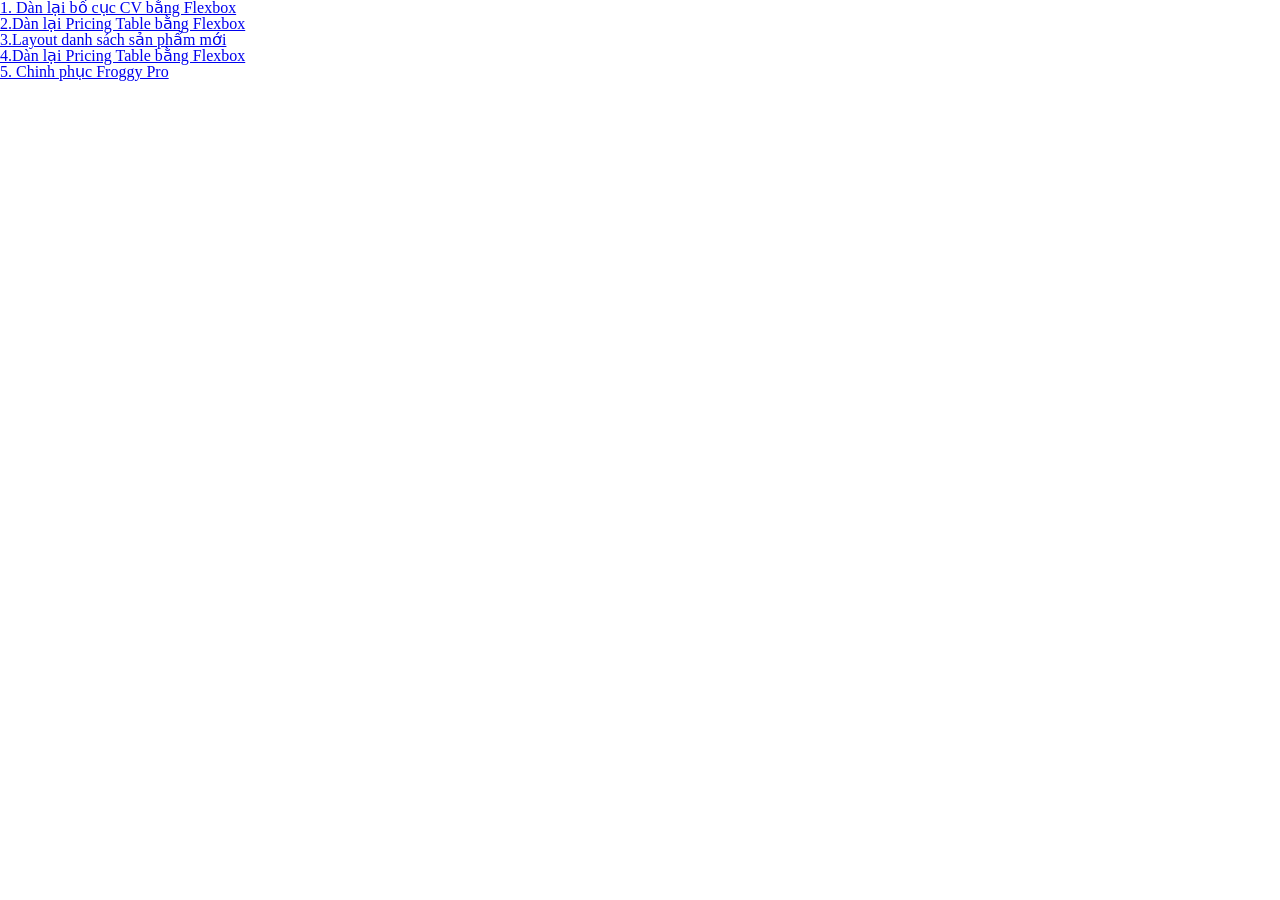
<file: index.html>
<!doctype html>
<html lang="vi">
    <head>
        <meta charset="UTF-8" />
        <meta name="viewport" content="width=device-width, initial-scale=1.0" />
        <link rel="stylesheet" href="./CSS/reset.css" />
        <title>f8-zoom-day-6</title>
    </head>
    <body>
        <a href="./cv-flex.html" target="_blank"
            >1. Dàn lại bố cục CV bằng Flexbox</a
        >
        <br />
        <a href="./pricing-table.html" target="_blank"
            >2.Dàn lại Pricing Table bằng Flexbox</a
        >
        <br />
        <a href="./product-list.html" target="_blank"
            >3.Layout danh sách sản phẩm mới</a
        >
        <br />
        <a href="./register-layout.html" target="_blank"
            >4.Dàn lại Pricing Table bằng Flexbox</a
        >
        <br />
        <a href="./froggy.html" target="_blank">5. Chinh phục Froggy Pro</a>
    </body>
</html>
</file>
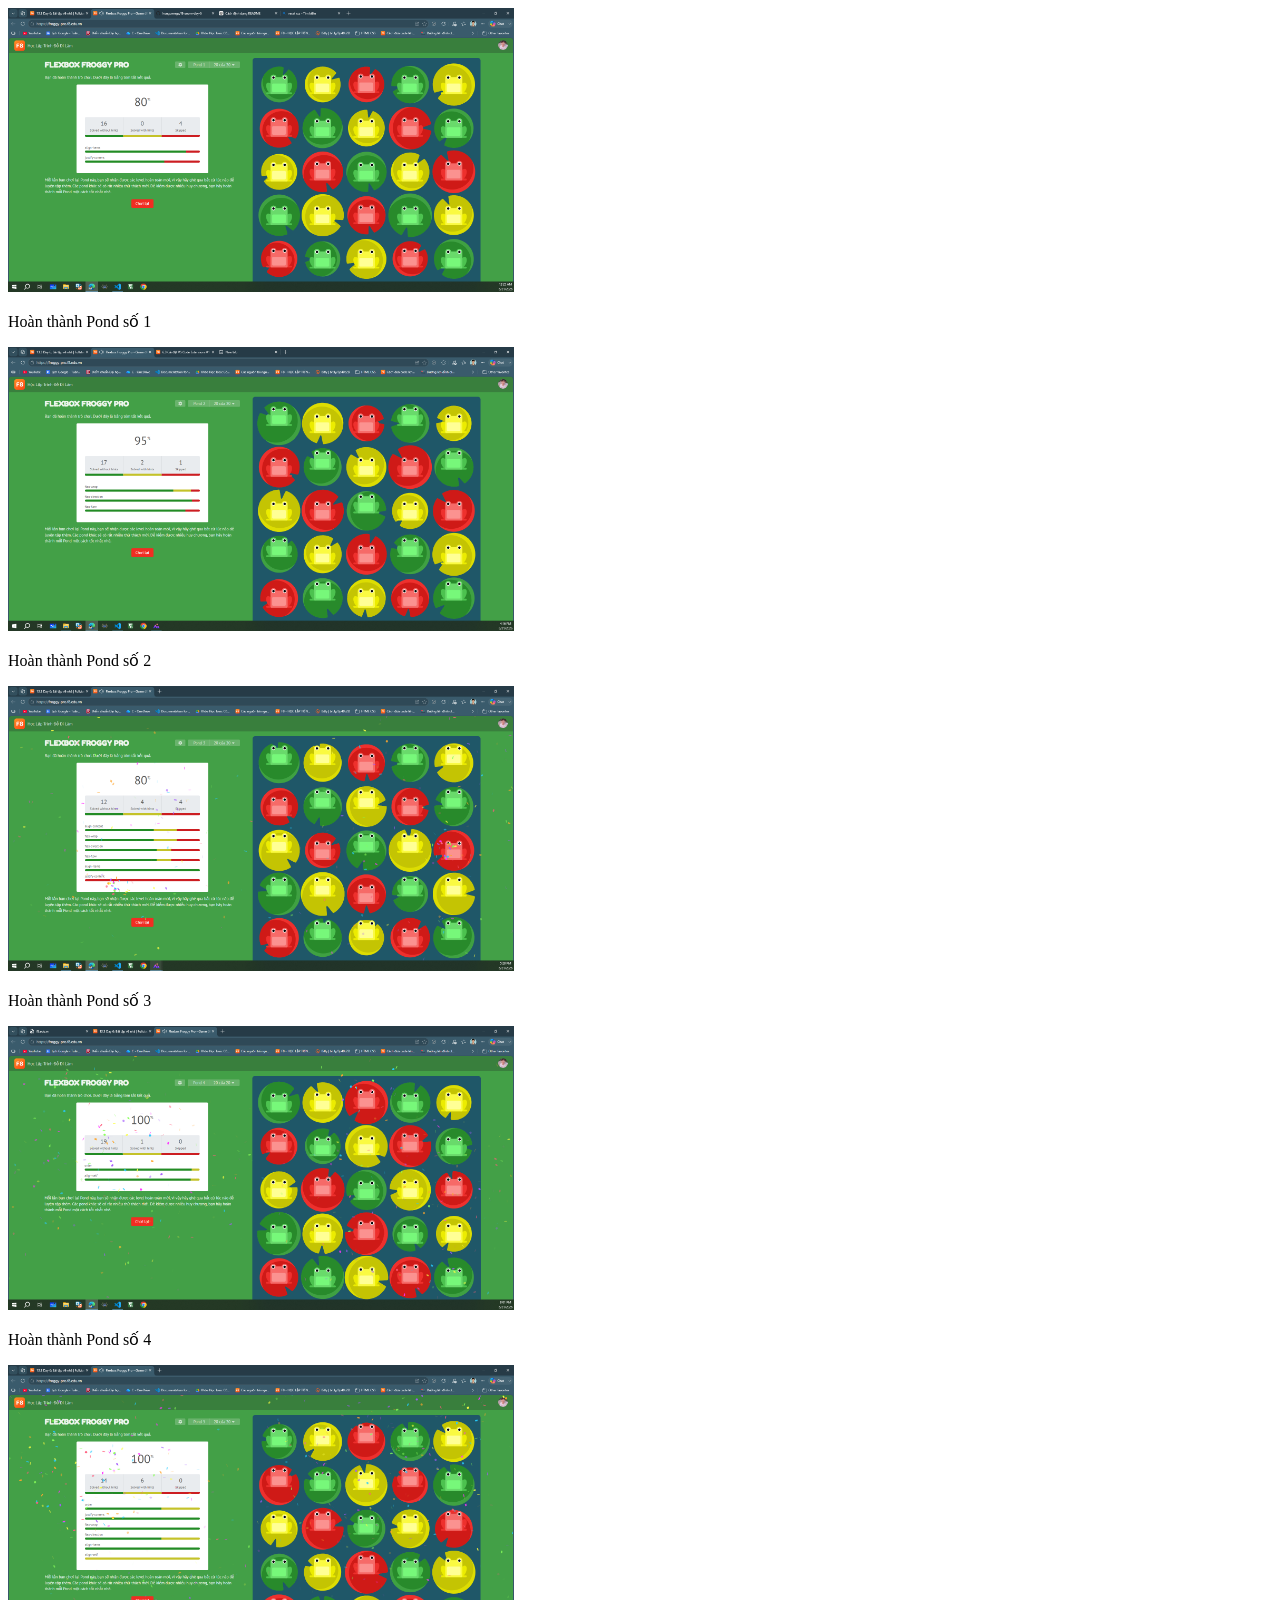
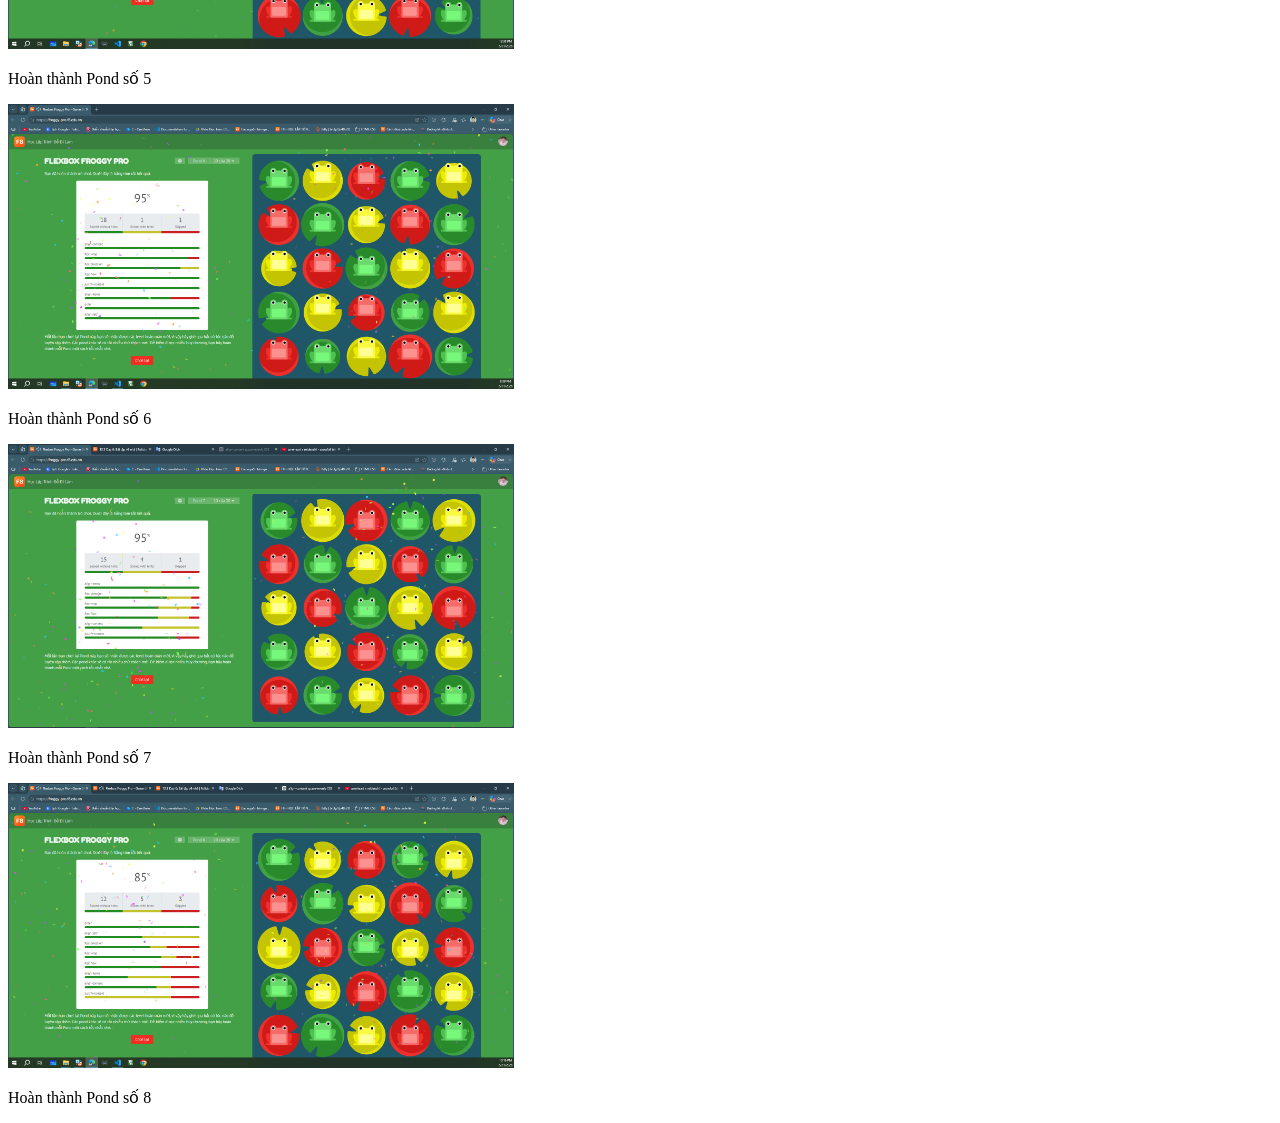
<file: froggy.html>
<!doctype html>
<html lang="vi">
    <head>
        <meta charset="UTF-8" />
        <meta name="viewport" content="width=device-width, initial-scale=1.0" />
        <title>Document</title>
    </head>
    <body>
        <img src="./img/anh1.png" style="width: 40%" alt="Pond 1" />
        <p>Hoàn thành Pond số 1</p>
        <img src="./img/anh2.png" style="width: 40%" alt="Pond 2" />
        <p>Hoàn thành Pond số 2</p>
        <img src="./img/anh3.png" style="width: 40%" alt="Pond 3" />
        <p>Hoàn thành Pond số 3</p>
        <img src="./img/anh4.png" style="width: 40%" alt="Pond 4" />
        <p>Hoàn thành Pond số 4</p>
        <img src="./img/anh5.png" style="width: 40%" alt="Pond 5" />
        <p>Hoàn thành Pond số 5</p>
        <img src="./img/anh6.png" style="width: 40%" alt="Pond 6" />
        <p>Hoàn thành Pond số 6</p>
        <img src="./img/anh7.png" style="width: 40%" alt="Pond 7" />
        <p>Hoàn thành Pond số 7</p>
        <img src="./img/anh8.png" style="width: 40%" alt="Pond 8" />
        <p>Hoàn thành Pond số 8</p>
    </body>
</html>
</file>
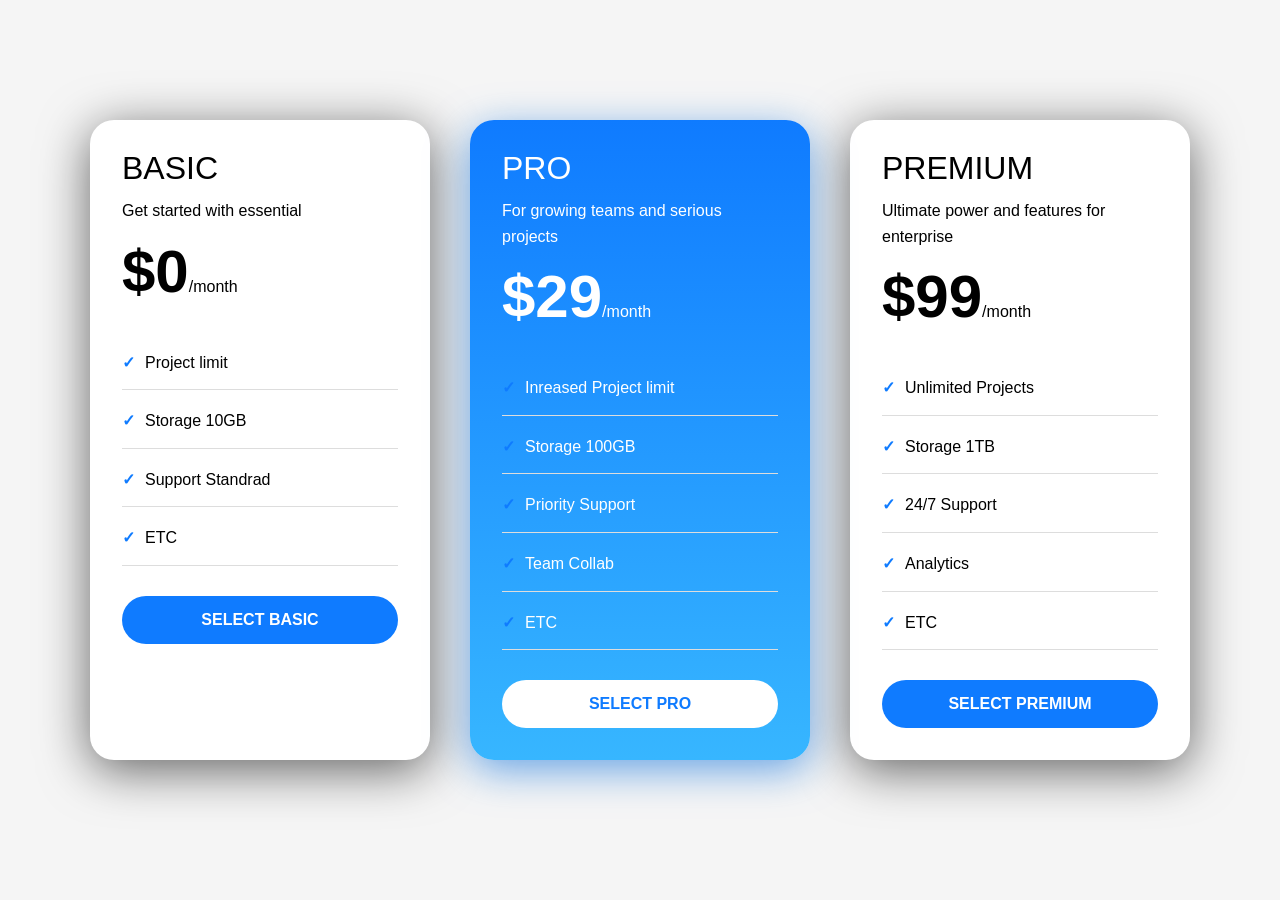
<file: pricing-table.html>
<!doctype html>
<html lang="vi">
    <head>
        <meta charset="UTF-8" />
        <meta name="viewport" content="width=device-width, initial-scale=1.0" />
        <title>Pricing Table</title>
        <link rel="stylesheet" href="./CSS/reset.css" />
        <link rel="stylesheet" href="./CSS/style2.css">
    </head>

    <body>
        <div class="table">
            
            <div class="table-content">
                <!-- khối 1 -->
                <div class="table-basic">
                    <h2>BASIC</h2>
                    <p>Get started with essential</p>
                    <p><span>$0</span>/month</p>
                    <div class="features">
                        <p class="icon">Project limit</p>
                        <p class="icon">Storage 10GB</p>
                        <p class="icon">Support Standrad</p>
                        <p class="icon">ETC</p>
                    </div>
                    <a href="#" class="bottom"> SELECT BASIC </a>
                </div>
                <!-- Khối 2 -->
                <div class="table-pro">
                    <h2>PRO</h2>
                    <p>For growing teams and serious projects</p>
                    <p><span>$29</span>/month</p>
                    <div class="features">
                        <p class="icon">Inreased Project limit</p>
                        <p class="icon">Storage 100GB</p>
                        <p class="icon">Priority Support</p>
                        <p class="icon">Team Collab</p>
                        <p class="icon">ETC</p>
                    </div>
                    <a href="#" class="bottom"> SELECT PRO </a>
                </div>
                <!-- Khối 3 -->
                <div class="table-premium">
                    <h2>PREMIUM</h2>
                    <p>Ultimate power and features for enterprise</p>
                    <p><span>$99</span>/month</p>
                    <div class="features">
                        <p class="icon">Unlimited Projects</p>
                        <p class="icon">Storage 1TB</p>
                        <p class="icon">24/7 Support</p>
                        <p class="icon">Analytics</p>
                        <p class="icon">ETC</p>
                    </div>
                    <a href="#" class="bottom"> SELECT PREMIUM </a>
                </div>
            </div>
        </div>
    </body>
</html>
</file>
<file: CSS/style2.css>
* {
    padding: 0;
    margin: 0;
    box-sizing: border-box;
}

body {
    font-family: Arial, Helvetica, sans-serif;
    background: #f5f5f5;
}

.pricing-table {
    padding: 60px 20px;
}

.table {
    max-width: 1200px;
    margin: 0 auto;
}

.title {
    text-align: center;
    margin-bottom: 60px;
}

.title h1 {
    font-size: 52px;
    margin-bottom: 16px;
}

.title p {
    color: #666;
    font-size: 18px;
}

.table-content {
    display: flex;
    gap: 40px;
    justify-content: center;
  
}

/* CARD */

.table-basic,
.table-pro,
.table-premium {
    width: 340px;
    background: white;
    border-radius: 24px;
    padding: 32px;
    box-shadow: 0 10px 50px rgba(0, 0, 0, 0.6);
    transition: 0.5s;
}

/* CARD GIỮA */

.table-content > div:nth-child(2) {
    background: linear-gradient(180deg, #0f7bff, #37b6ff);
    color: white;
    transform: scale(1);
    box-shadow: 0 10px 40px rgba(10, 110, 218, 0.6);
}
.table-content > div:hover {
    transform: translateY(-20px);
}

.table-content > div:nth-child(2):hover {
    transform: scale(1.05) translateY(-20px);
}

/* TEXT */

.table-content h2 {
    font-size: 32px;
    margin-bottom: 14px;
}

.table-content p {
    line-height: 1.6;
}

.table-content span {
    font-size: 60px;
    font-weight: bold;
}

/* FEATURES */

.features {
    margin: 30px 0;
}

.features p {
    margin-bottom: 18px;
    padding-bottom: 14px;
    border-bottom: 1px solid #ddd;
}

/* BUTTON */

.bottom {
    display: block;
    text-align: center;
    text-decoration: none;
    padding: 16px;
    border-radius: 999px;
    background: #0f7bff;
    color: white;
    font-weight: bold;
    transition: 0.3s;
}

.table-content > div:nth-child(2) .bottom {
    background: white;
    color: #0f7bff;
}

.bottom:hover {
    opacity: 0.8;
}
.icon::before {
    content: "✓";
    margin-right: 10px;
    color: #0f7bff;
    font-weight:bold;
}

.table-content {
    margin-top:  120px;
}
</file>
